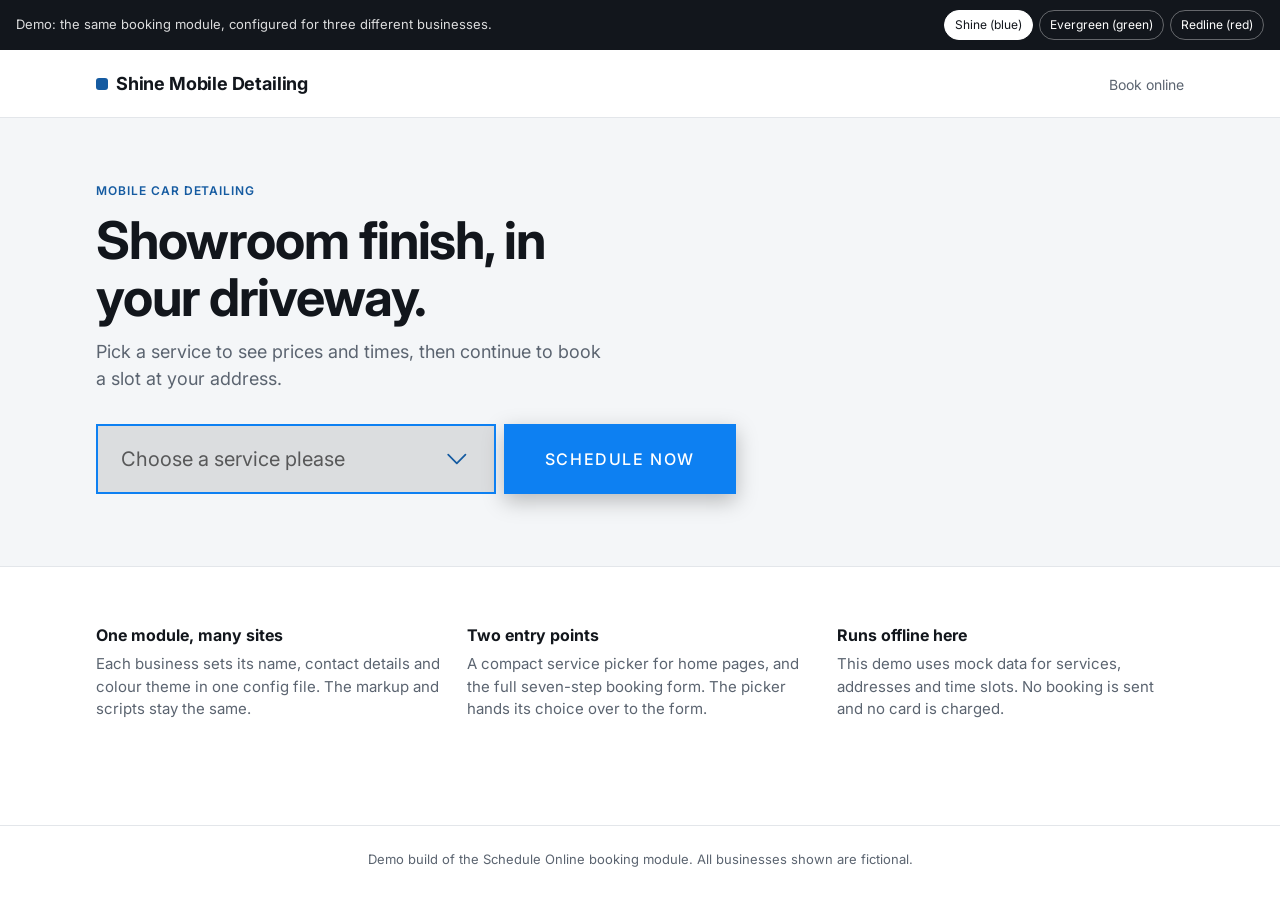
<file: index.html>
<!doctype html>
<html lang="en">
<head>
  <meta charset="utf-8" />
  <meta name="viewport" content="width=device-width, initial-scale=1" />
  <title>{brand} | Mobile car detailing</title>
  <meta name="description" content="Demo of the Schedule Online booking module: one codebase, many branded websites." />
  <link rel="stylesheet" href="schedule-online/css/schedule-small.css" />
  <link rel="stylesheet" href="demo/demo.css" />
  <script type="module" src="demo/demo.js"></script>
</head>
<body>
  <div class="demo-bar">
    <p>Demo: the same booking module, configured for three different businesses.</p>
    <div class="switcher" role="group" aria-label="Switch demo brand">
      <button type="button" data-switch-brand="shine">Shine (blue)</button>
      <button type="button" data-switch-brand="evergreen">Evergreen (green)</button>
      <button type="button" data-switch-brand="redline">Redline (red)</button>
    </div>
  </div>

  <header class="site-header">
    <a class="logo" href="index.html" data-keep-brand data-brand-name>Shine Mobile Detailing</a>
    <nav><a href="book.html" data-keep-brand>Book online</a></nav>
  </header>

  <main>
    <section class="hero">
      <div class="hero-inner">
        <p class="eyebrow">Mobile car detailing</p>
        <h1 data-brand-tagline>Showroom finish, in your driveway.</h1>
        <p class="lede">Pick a service to see prices and times, then continue to book a slot at your address.</p>
        <div class="picker-slot" data-demo-mount="small"></div>
      </div>
    </section>

    <section class="explain" aria-label="How the demo works">
      <div>
        <h2>One module, many sites</h2>
        <p>Each business sets its name, contact details and colour theme in one config file. The markup and scripts stay the same.</p>
      </div>
      <div>
        <h2>Two entry points</h2>
        <p>A compact service picker for home pages, and the full seven-step booking form. The picker hands its choice over to the form.</p>
      </div>
      <div>
        <h2>Runs offline here</h2>
        <p>This demo uses mock data for services, addresses and time slots. No booking is sent and no card is charged.</p>
      </div>
    </section>
  </main>

  <footer class="site-footer">Demo build of the Schedule Online booking module. All businesses shown are fictional.</footer>
</body>
</html>
</file>
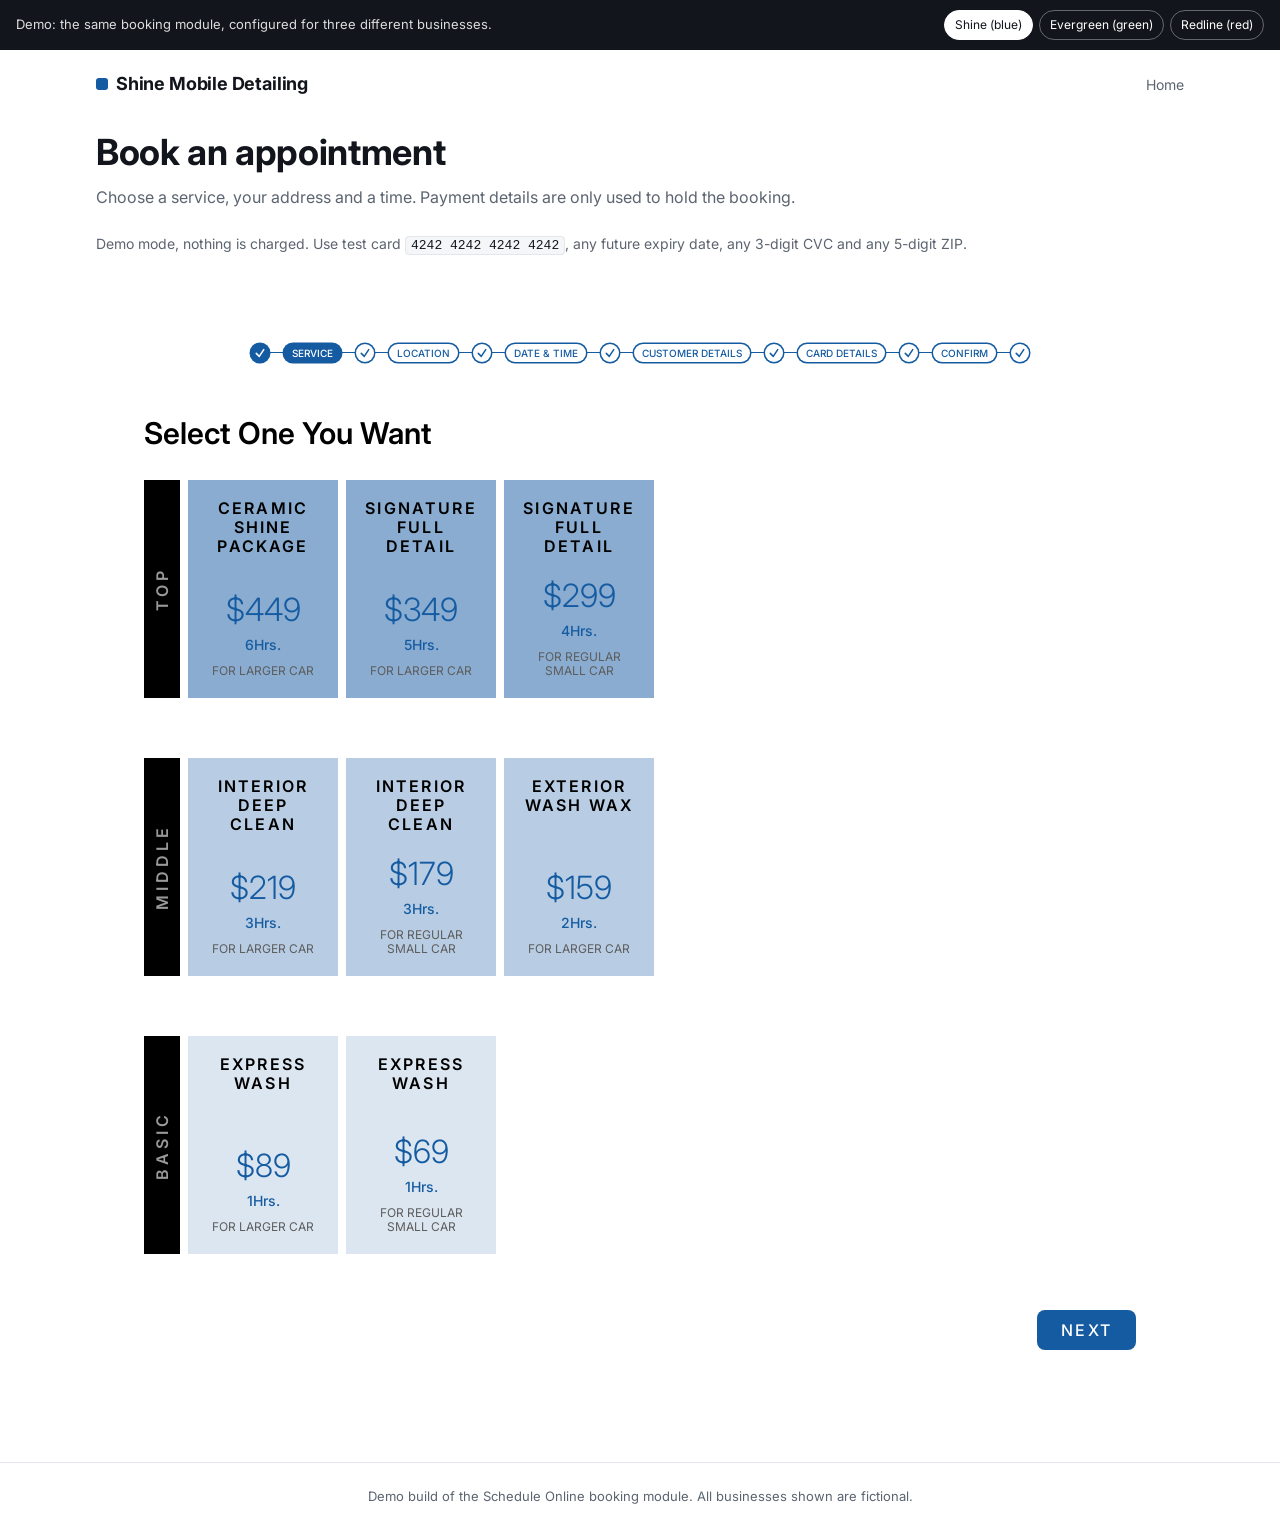
<file: book.html>
<!doctype html>
<html lang="en">
<head>
  <meta charset="utf-8" />
  <meta name="viewport" content="width=device-width, initial-scale=1" />
  <title>Book online | {brand}</title>
  <meta name="description" content="Demo of the Schedule Online booking module: the full seven-step booking form." />
  <link rel="stylesheet" href="schedule-online/css/schedule.css" />
  <link rel="stylesheet" href="demo/demo.css" />
  <script type="module" src="demo/demo.js"></script>
</head>
<body>
  <div class="demo-bar">
    <p>Demo: the same booking module, configured for three different businesses.</p>
    <div class="switcher" role="group" aria-label="Switch demo brand">
      <button type="button" data-switch-brand="shine">Shine (blue)</button>
      <button type="button" data-switch-brand="evergreen">Evergreen (green)</button>
      <button type="button" data-switch-brand="redline">Redline (red)</button>
    </div>
  </div>

  <header class="site-header">
    <a class="logo" href="index.html" data-keep-brand data-brand-name>Shine Mobile Detailing</a>
    <nav><a href="index.html" data-keep-brand>Home</a></nav>
  </header>

  <main>
    <div class="booking-intro">
      <h1>Book an appointment</h1>
      <p>Choose a service, your address and a time. Payment details are only used to hold the booking.</p>
    </div>
    <p class="test-card">
      Demo mode, nothing is charged. Use test card <code>4242 4242 4242 4242</code>, any future expiry date,
      any 3-digit CVC and any 5-digit ZIP.
    </p>
    <div data-demo-mount="large"></div>
  </main>

  <footer class="site-footer">Demo build of the Schedule Online booking module. All businesses shown are fictional.</footer>
</body>
</html>
</file>
<file: schedule-online/css/schedule-small.css>
/* Importing the font 'Inter' */
@import url("https://fonts.googleapis.com/css2?family=Inter:wght@300;400;500;600;700&display=swap");
@import "color.css"; /* Importing color scheme */

#__SCHEDULE_ONLINE_SMALL.__SCHEDULE_ONLINE_SMALL * {
  padding: 0;
  margin: 0;
  box-sizing: border-box;
  font-family: "Inter", sans-serif;
  line-height: 1;
  text-shadow: none;
  -webkit-font-smoothing: antialiased; /* Chrome, Safari */
  -moz-osx-font-smoothing: grayscale; /* Firefox on Mac OS X */
}

/* Default properties of the html tags */
#__SCHEDULE_ONLINE_SMALL.__SCHEDULE_ONLINE_SMALL a {
  display: inline;
}
#__SCHEDULE_ONLINE_SMALL.__SCHEDULE_ONLINE_SMALL div {
  display: block;
}
#__SCHEDULE_ONLINE_SMALL.__SCHEDULE_ONLINE_SMALL nav {
  display: block;
}
#__SCHEDULE_ONLINE_SMALL.__SCHEDULE_ONLINE_SMALL h1 {
  display: block;
  font-size: 2em;
  font-weight: bold;
}
#__SCHEDULE_ONLINE_SMALL.__SCHEDULE_ONLINE_SMALL h2 {
  display: block;
  font-size: 1.5em;
  font-weight: bold;
}
#__SCHEDULE_ONLINE_SMALL.__SCHEDULE_ONLINE_SMALL h3 {
  display: block;
  font-size: 1.17em;
  font-weight: bold;
}
#__SCHEDULE_ONLINE_SMALL.__SCHEDULE_ONLINE_SMALL h4 {
  display: block;
  font-weight: bold;
}
#__SCHEDULE_ONLINE_SMALL.__SCHEDULE_ONLINE_SMALL h5 {
  display: block;
  font-size: 0.83em;
  font-weight: bold;
}
#__SCHEDULE_ONLINE_SMALL.__SCHEDULE_ONLINE_SMALL img {
  display: inline-block;
}

#__SCHEDULE_ONLINE_SMALL.__SCHEDULE_ONLINE_SMALL {
  font-size: 10px;
  margin: 0 auto;
  max-width: 80em;
  flex-grow: 1;
  display: flex;
  flex-wrap: wrap-reverse;
  gap: 0.8em;
  /* background-color: cornflowerblue; */
}

#__SCHEDULE_ONLINE_SMALL.__SCHEDULE_ONLINE_SMALL .select_service_section {
  position: relative;
  width: calc(100% - 30em);
  height: 100%;
  min-width: 40em;
  flex-grow: 1;
  background: var(--ui_background);
  box-shadow: 0 0 0 0.2em inset var(--ui_border);
}

#__SCHEDULE_ONLINE_SMALL.__SCHEDULE_ONLINE_SMALL .select_service_section .input_box {
  padding: 0 2.5em;
  height: 7em;
  display: flex;
  align-items: center;
  cursor: pointer;
}

#__SCHEDULE_ONLINE_SMALL.__SCHEDULE_ONLINE_SMALL .select_service_section #service_name_input {
  height: 1.2em;
  width: 100%;
  border: none;
  outline: none;
  font-size: 2em;
  position: relative;
  background: transparent;
  pointer-events: none;
  color: var(--input_text);
}

#__SCHEDULE_ONLINE_SMALL.__SCHEDULE_ONLINE_SMALL .select_service_section #service_name_input::placeholder {
  position: absolute;
  left: 0;
  top: 50%;
  transform: translateY(-50%);
  font-size: 1em;
  font-weight: 400;
  color: var(--input_placeholder);
}

#__SCHEDULE_ONLINE_SMALL.__SCHEDULE_ONLINE_SMALL .select_service_section .icon {
  height: 3em;
  width: 3em;
  stroke-width: 0.15em;
  color: var(--input_box_icon);
  transition: transform 0.3s ease-in-out;
}

#__SCHEDULE_ONLINE_SMALL.__SCHEDULE_ONLINE_SMALL .button_schedule_online_small {
  text-decoration: none;
  display: flex;
  align-items: center;
  justify-content: center;
  height: 7em;
  min-width: 22em;
  flex-grow: 1;
  padding: 1.5em 3em;
  border: none;
  cursor: pointer;
  box-shadow: 0 0.7em 2em rgba(0, 0, 0, 0.25);
  background: var(--schedule_button_background);
}

#__SCHEDULE_ONLINE_SMALL.__SCHEDULE_ONLINE_SMALL .button_schedule_online_small span {
  min-width: max-content;
  font-size: 1.6em;
  text-transform: uppercase;
  letter-spacing: 0.1em;
  font-weight: 500;
  color: var(--schedule_button_label);
}

/* /////////////////////////////////////////////////////////// */
/* /////////////////////////////////////////////////////////// */
#__SCHEDULE_ONLINE_SMALL.__SCHEDULE_ONLINE_SMALL .service_list_container {
  max-height: 80em;
  width: 100%;
  position: absolute;
  display: flex;
  flex-direction: column;
  bottom: 0;
  left: 0;
  transform: translateY(calc(100% + 1em));
  box-shadow: 0 1em 2em rgba(0, 0, 0, 0.15);
  background-color: var(--ui_background);
  border: 0.15em solid var(--dropdown_border);
  backdrop-filter: blur(1em);
  opacity: 1;
  transition: all 0.3s ease-in-out;
  overflow: hidden;
  z-index: 2;
}

#__SCHEDULE_ONLINE_SMALL.__SCHEDULE_ONLINE_SMALL .select_service_section.hide_list .service_list_container {
  max-height: 0;
  opacity: 0;
}

#__SCHEDULE_ONLINE_SMALL.__SCHEDULE_ONLINE_SMALL .select_service_section.hide_list .icon {
  transform: rotate(180deg);
}

#__SCHEDULE_ONLINE_SMALL.__SCHEDULE_ONLINE_SMALL .select_level_container {
  /* this section will be only visible in mobile device. This is devided into three equal 
  columns. Each column contains a button. This entire container will stick to the top if 
  scrolled down */
  display: grid;
  grid-template-columns: repeat(3, 1fr);
  align-items: center;
  position: relative;
  margin: 1em;
  /* background-color: darkorange; */
}

#__SCHEDULE_ONLINE_SMALL.__SCHEDULE_ONLINE_SMALL .select_level_container::after {
  /* This will be the background of the buttons sliding area */
  content: "";
  height: 100%;
  width: 100%;
  position: absolute;
  left: 50%;
  transform: translateX(-50%);
  background: var(--dropdown_button_container_background);
  z-index: -1;
}

#__SCHEDULE_ONLINE_SMALL.__SCHEDULE_ONLINE_SMALL .select_level_container .btn__level {
  /* The button to navigate between different levels of services */
  font-size: inherit;
  border: none;
  padding: 1.6em;
  height: 100%;
  background: transparent;
  cursor: pointer;
}
#__SCHEDULE_ONLINE_SMALL.__SCHEDULE_ONLINE_SMALL .select_level_container .btn__level span {
  /* Separate text element of the button select level */
  line-height: 1;
  text-transform: uppercase;
  font-size: 1.6em;
  font-weight: 500;
  letter-spacing: 0.2em;
  color: var(--dropdown_button_label);
  transition: color 0.3s;
}

#__SCHEDULE_ONLINE_SMALL.__SCHEDULE_ONLINE_SMALL .select_level_container .selected_button_indicator {
  /* it is the sliding indicator of the buttons */
  width: calc(100% / 3);
  height: 100%;
  position: absolute;
  left: 0;
  transform: translateX(0);
  z-index: -1;
  background: var(--dropdown_button_indicator);
  box-shadow: 0 0.7em 2em rgba(0, 0, 0, 0.25);
  transition: all 0.3s ease-in-out;
}

#__SCHEDULE_ONLINE_SMALL.__SCHEDULE_ONLINE_SMALL .btn__level.selected span {
  /* The text of the button that is been selected */
  color: var(--dropdown_button__active_label) !important;
}

/* /////////////////////////////////////////////////////////// */
#__SCHEDULE_ONLINE_SMALL.__SCHEDULE_ONLINE_SMALL .service_list {
  transform: translateX(0);
  display: flex;
  /* gap: 4em; */
  width: 300%;
  /* background-color: deepskyblue; */
  transition: transform 0.3s ease-in-out;
}

#__SCHEDULE_ONLINE_SMALL.__SCHEDULE_ONLINE_SMALL .service_container {
  width: calc(100% / 3);
  flex-grow: 1;
  display: grid;
  grid-template-columns: repeat(auto-fit, minmax(15em, 1fr));
  grid-auto-rows: minmax(21.8em, auto); /* Height of rows based on items */
  gap: 1em;
  padding: 1em;
  /* background-color: crimson; */
}

/* service card style */
#__SCHEDULE_ONLINE_SMALL.__SCHEDULE_ONLINE_SMALL .service_card {
  /* The outer contaner of each service card */
  display: flex;
  flex-direction: column;
  align-items: center;
  gap: 1.2em;
  padding: 1.8em;
  min-width: fit-content;
  /* max-width: 18em; */
  width: 100%;
  height: 21.8em;
  border: 0.15em solid transparent;
  cursor: pointer;
  transition: transform 0.3s;
}

#__SCHEDULE_ONLINE_SMALL.__SCHEDULE_ONLINE_SMALL #TOP_SERVICE .service_card {
  /* Different background color for top level service card */
  background: var(--top_service_card_background);
}
#__SCHEDULE_ONLINE_SMALL.__SCHEDULE_ONLINE_SMALL #MIDDLE_SERVICE .service_card {
  /* Different background color for mid level service card */
  background: var(--middle_service_card_background);
}
#__SCHEDULE_ONLINE_SMALL.__SCHEDULE_ONLINE_SMALL #BASIC_SERVICE .service_card {
  /* Different background color for basic level service card */
  background: var(--basic_service_card_background);
}

#__SCHEDULE_ONLINE_SMALL.__SCHEDULE_ONLINE_SMALL .service_card:hover {
  transform: scale(1.03) !important;
  box-shadow: 0 1.2em 2em rgba(0, 0, 0, 0.12) !important;
  border: 0.15em solid var(--service_card_border) !important;
}

/* Editing the service card that is been selected */
#__SCHEDULE_ONLINE_SMALL.__SCHEDULE_ONLINE_SMALL .selected_card.service_card {
  /* pointer-events: none; */
  transform: scale(1.03) !important;
  box-shadow: 0 1.2em 2em rgba(0, 0, 0, 0.12) !important;
  background: var(--service_card_active_background) !important;
}
#__SCHEDULE_ONLINE_SMALL.__SCHEDULE_ONLINE_SMALL .selected_card .service_title {
  color: var(--service_card_active_title) !important;
}
#__SCHEDULE_ONLINE_SMALL.__SCHEDULE_ONLINE_SMALL .selected_card .service_price {
  color: var(--service_card_active_price) !important;
}
#__SCHEDULE_ONLINE_SMALL.__SCHEDULE_ONLINE_SMALL .selected_card .service_est_time {
  color: var(--service_card_active_time) !important;
}
#__SCHEDULE_ONLINE_SMALL.__SCHEDULE_ONLINE_SMALL .selected_card .service_description {
  color: var(--service_card_active_description) !important;
}

#__SCHEDULE_ONLINE_SMALL.__SCHEDULE_ONLINE_SMALL .service_title {
  /* the title of each service card */
  font-size: 1.6em;
  font-weight: 600;
  text-transform: uppercase;
  text-align: center;
  letter-spacing: 0.136em;
  color: var(--service_card_title);
  pointer-events: none;
}
#__SCHEDULE_ONLINE_SMALL.__SCHEDULE_ONLINE_SMALL .service_price {
  /* the price mentioned on each service card */
  font-size: 3.2em;
  font-weight: 300;
  color: var(--service_card_price);
  margin-top: auto;
  pointer-events: none;
}

#__SCHEDULE_ONLINE_SMALL.__SCHEDULE_ONLINE_SMALL .service_est_time {
  /* estimate time mentioned on each service card */
  font-size: 1.4em;
  text-transform: capitalize;
  font-weight: 500;
  color: var(--service_card_time);
  pointer-events: none;
}

#__SCHEDULE_ONLINE_SMALL.__SCHEDULE_ONLINE_SMALL .service_description {
  /* thesmall description mentioned on each service card */
  font-size: 1.2em;
  font-weight: 400;
  text-transform: uppercase;
  text-align: center;
  color: var(--service_card_description);
  pointer-events: none;
}

/* //////////////////////////////////////////////////////////////// */
#__SCHEDULE_ONLINE_SMALL.__SCHEDULE_ONLINE_SMALL .animate_element {
  /* this is the basic style. We have style it separately based on where it will be
   placed */
  position: relative;
  overflow: hidden;
  width: 15em;
  height: 21.8em;
  background: var(--ui_background);
  pointer-events: none !important;
}

#__SCHEDULE_ONLINE_SMALL.__SCHEDULE_ONLINE_SMALL .animate_element::after {
  /* this is the sudo element which will be placed over the animate_element */
  content: "";
  position: absolute;
  top: 50%;
  width: 15em;
  height: 50em;
  animation: shine 2s infinite linear;
  background: linear-gradient(
    to right,
    rgba(0, 0, 0, 0),
    rgba(0, 0, 0, 0.03),
    rgba(0, 0, 0, 0.08),
    rgba(0, 0, 0, 0.1),
    rgba(0, 0, 0, 0.08),
    rgba(0, 0, 0, 0.03),
    rgba(0, 0, 0, 0)
  );
}

@keyframes shine {
  0% {
    left: -100%;
    transform: rotate(30deg) translate(-120%, -50%);
  }

  100% {
    left: 100%;
    transform: rotate(30deg) translate(20%, -50%);
  }
}
</file>
<file: demo/demo.css>
/* Styles for the demo pages only. The booking module brings its own CSS. */

:root {
  --ink: #12161c;
  --muted: #5b6470;
  --line: #e3e6ea;
  --paper: #ffffff;
  --wash: #f4f6f8;
  --accent: #155ba1;
}
[data-brand="evergreen"] { --accent: #047857; }
[data-brand="redline"] { --accent: #9f1239; }

* { box-sizing: border-box; }

body {
  margin: 0;
  background: var(--paper);
  color: var(--ink);
  font-family: "Inter", system-ui, -apple-system, "Segoe UI", sans-serif;
  line-height: 1.5;
}

a { color: inherit; }

/* Demo bar */
.demo-bar {
  display: flex;
  flex-wrap: wrap;
  align-items: center;
  justify-content: space-between;
  gap: 8px 16px;
  padding: 10px 16px;
  background: var(--ink);
  color: #fff;
  font-size: 13px;
}
.demo-bar p { margin: 0; opacity: 0.85; }
.demo-bar .switcher { display: flex; flex-wrap: wrap; gap: 6px; align-items: center; }
.demo-bar button {
  font: inherit;
  font-size: 12px;
  padding: 5px 10px;
  border-radius: 999px;
  border: 1px solid rgba(255, 255, 255, 0.35);
  background: transparent;
  color: #fff;
  cursor: pointer;
}
.demo-bar button[aria-pressed="true"] { background: #fff; color: var(--ink); border-color: #fff; }
.demo-bar button:focus-visible { outline: 2px solid #fff; outline-offset: 2px; }

/* Site header */
.site-header {
  display: flex;
  align-items: center;
  justify-content: space-between;
  gap: 16px;
  max-width: 1120px;
  margin: 0 auto;
  padding: 20px 16px;
}
.logo { font-weight: 700; font-size: 18px; text-decoration: none; letter-spacing: -0.01em; }
.logo::before {
  content: "";
  display: inline-block;
  width: 12px;
  height: 12px;
  margin-right: 8px;
  border-radius: 3px;
  background: var(--accent);
  vertical-align: 0;
}
.site-header nav a { font-size: 14px; color: var(--muted); text-decoration: none; }
.site-header nav a:hover { color: var(--ink); }

/* Home hero */
.hero {
  background: var(--wash);
  border-top: 1px solid var(--line);
  border-bottom: 1px solid var(--line);
}
.hero-inner {
  max-width: 1120px;
  margin: 0 auto;
  padding: 64px 16px 72px;
}
.eyebrow {
  margin: 0 0 12px;
  font-size: 12px;
  font-weight: 600;
  letter-spacing: 0.08em;
  text-transform: uppercase;
  color: var(--accent);
}
.hero h1 {
  margin: 0 0 12px;
  font-size: clamp(32px, 5vw, 52px);
  line-height: 1.1;
  letter-spacing: -0.02em;
  max-width: 14ch;
}
.hero .lede { margin: 0 0 32px; font-size: 18px; color: var(--muted); max-width: 46ch; }
.picker-slot { max-width: 640px; }

/* Explainer */
.explain {
  max-width: 1120px;
  margin: 0 auto;
  padding: 56px 16px;
  display: grid;
  gap: 24px;
  grid-template-columns: repeat(auto-fit, minmax(240px, 1fr));
}
.explain h2 { margin: 0 0 6px; font-size: 16px; }
.explain p { margin: 0; color: var(--muted); font-size: 15px; }

/* Booking page */
.booking-intro { max-width: 1120px; margin: 0 auto; padding: 8px 16px 24px; }
.booking-intro h1 { margin: 0 0 6px; font-size: clamp(26px, 4vw, 36px); letter-spacing: -0.01em; }
.booking-intro p { margin: 0; color: var(--muted); }
.test-card {
  max-width: 1120px;
  margin: 0 auto 24px;
  padding: 0 16px;
  font-size: 14px;
  color: var(--muted);
}
.test-card code {
  font-family: ui-monospace, SFMono-Regular, Menlo, monospace;
  font-size: 13px;
  background: var(--wash);
  border: 1px solid var(--line);
  border-radius: 4px;
  padding: 1px 5px;
  color: var(--ink);
}

.site-footer {
  border-top: 1px solid var(--line);
  margin-top: 48px;
  padding: 24px 16px;
  text-align: center;
  font-size: 13px;
  color: var(--muted);
}

.demo-error { padding: 16px; border: 1px solid var(--line); border-radius: 8px; color: var(--muted); }
</file>
<file: schedule-online/css/schedule.css>
@import "color.css";
@import "general.css";
@import "style.css";
@import "query.css";
</file>
